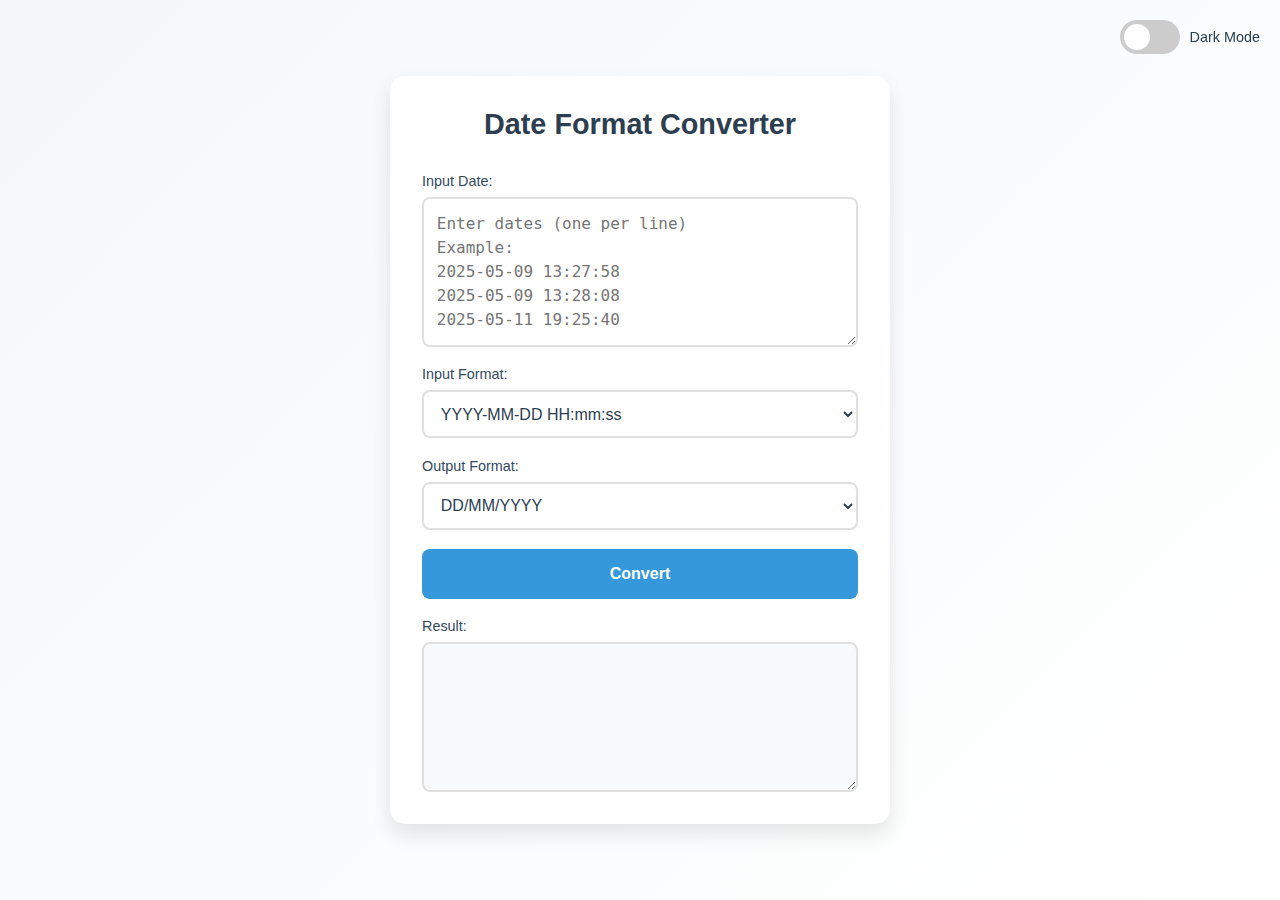
<file: index.html>
<!DOCTYPE html>
<html lang="en">
<head>
    <meta charset="UTF-8">
    <meta name="viewport" content="width=device-width, initial-scale=1.0">
    <title>Date Format Converter</title>
    <link rel="stylesheet" href="styles.css">
</head>
<body>
    <div class="theme-switch-wrapper">
        <label class="theme-switch" for="checkbox">
            <input type="checkbox" id="checkbox" />
            <div class="slider round"></div>
        </label>
        <em>Dark Mode</em>
    </div>

    <div class="container">
        <h1>Date Format Converter</h1>
        <div class="converter-box">
            <div class="input-group">
                <label for="inputDate">Input Date:</label>
                <textarea id="inputDate" rows="5" placeholder="Enter dates (one per line)&#10;Example:&#10;2025-05-09 13:27:58&#10;2025-05-09 13:28:08&#10;2025-05-11 19:25:40"></textarea>
            </div>
            
            <div class="format-group">
                <label for="inputFormat">Input Format:</label>
                <select id="inputFormat">
                    <option value="YYYY-MM-DD HH:mm:ss">YYYY-MM-DD HH:mm:ss</option>
                </select>
            </div>

            <div class="format-group">
                <label for="outputFormat">Output Format:</label>
                <select id="outputFormat">
                    <option value="DD/MM/YYYY">DD/MM/YYYY</option>
                </select>
            </div>

            <button onclick="convertDate()">Convert</button>

            <div class="result-group">
                <label for="result">Result:</label>
                <textarea id="result" readonly rows="5"></textarea>
            </div>
        </div>
    </div>

    <script>
        // Dark mode toggle functionality
        const toggleSwitch = document.querySelector('.theme-switch input[type="checkbox"]');
        const currentTheme = localStorage.getItem('theme');

        if (currentTheme) {
            document.documentElement.setAttribute('data-theme', currentTheme);
            if (currentTheme === 'dark') {
                toggleSwitch.checked = true;
            }
        }

        function switchTheme(e) {
            if (e.target.checked) {
                document.documentElement.setAttribute('data-theme', 'dark');
                localStorage.setItem('theme', 'dark');
            } else {
                document.documentElement.setAttribute('data-theme', 'light');
                localStorage.setItem('theme', 'light');
            }    
        }

        toggleSwitch.addEventListener('change', switchTheme, false);

        // Date conversion functionality
        function convertDate() {
            const inputDate = document.getElementById('inputDate').value;
            const resultElement = document.getElementById('result');
            
            try {
                // Split input by newlines and filter out empty lines
                const dates = inputDate.split('\n').filter(date => date.trim() !== '');
                
                if (dates.length === 0) {
                    throw new Error('Please enter at least one date');
                }

                const results = dates.map(dateStr => {
                    // Parse the datetime string
                    const [datePart, timePart] = dateStr.trim().split(' ');
                    const [year, month, day] = datePart.split('-').map(num => parseInt(num));

                    // Validate the date
                    const date = new Date(year, month - 1, day);
                    if (date.getFullYear() !== year || date.getMonth() !== month - 1 || date.getDate() !== day) {
                        throw new Error(`Invalid date: ${dateStr}`);
                    }

                    // Format as DD/MM/YYYY
                    return `${String(day).padStart(2, '0')}/${String(month).padStart(2, '0')}/${year}`;
                });

                // Join all results with newlines
                resultElement.value = results.join('\n');
            } catch (error) {
                resultElement.value = error.message || 'Invalid date format';
            }
        }
    </script>
</body>
</html>
</file>
<file: styles.css>
:root {
    --primary-color: #3498db;
    --primary-hover: #2980b9;
    --text-color: #2c3e50;
    --bg-color: #f5f7fa;
    --container-bg: white;
    --input-border: #e0e0e0;
    --input-bg: white;
    --input-readonly-bg: #f8f9fa;
    --label-color: #34495e;
}

[data-theme="dark"] {
    --primary-color: #3498db;
    --primary-hover: #2980b9;
    --text-color: #ecf0f1;
    --bg-color: #2c3e50;
    --container-bg: #34495e;
    --input-border: #4a6278;
    --input-bg: #2c3e50;
    --input-readonly-bg: #2c3e50;
    --label-color: #ecf0f1;
}

* {
    margin: 0;
    padding: 0;
    box-sizing: border-box;
    font-family: 'Segoe UI', Tahoma, Geneva, Verdana, sans-serif;
}

body {
    background: linear-gradient(135deg, var(--bg-color) 0%, var(--container-bg) 100%);
    min-height: 100vh;
    display: flex;
    flex-direction: column;
    justify-content: center;
    align-items: center;
    padding: 20px;
    color: var(--text-color);
    transition: all 0.3s ease;
}

.theme-switch-wrapper {
    position: fixed;
    top: 20px;
    right: 20px;
    display: flex;
    align-items: center;
    gap: 10px;
}

.theme-switch-wrapper em {
    color: var(--text-color);
    font-style: normal;
    font-size: 0.9rem;
}

.theme-switch {
    display: inline-block;
    height: 34px;
    position: relative;
    width: 60px;
}

.theme-switch input {
    display: none;
}

.slider {
    background-color: #ccc;
    bottom: 0;
    cursor: pointer;
    left: 0;
    position: absolute;
    right: 0;
    top: 0;
    transition: .4s;
}

.slider:before {
    background-color: #fff;
    bottom: 4px;
    content: "";
    height: 26px;
    left: 4px;
    position: absolute;
    transition: .4s;
    width: 26px;
}

input:checked + .slider {
    background-color: var(--primary-color);
}

input:checked + .slider:before {
    transform: translateX(26px);
}

.slider.round {
    border-radius: 34px;
}

.slider.round:before {
    border-radius: 50%;
}

.container {
    background: var(--container-bg);
    padding: 2rem;
    border-radius: 15px;
    box-shadow: 0 10px 20px rgba(0, 0, 0, 0.1);
    width: 100%;
    max-width: 500px;
    transition: all 0.3s ease;
}

h1 {
    color: var(--text-color);
    text-align: center;
    margin-bottom: 2rem;
    font-size: 1.8rem;
}

.converter-box {
    display: flex;
    flex-direction: column;
    gap: 1.2rem;
}

.input-group,
.format-group,
.result-group {
    display: flex;
    flex-direction: column;
    gap: 0.5rem;
}

label {
    color: var(--label-color);
    font-weight: 500;
    font-size: 0.9rem;
}

input,
select,
textarea {
    padding: 0.8rem;
    border: 2px solid var(--input-border);
    border-radius: 8px;
    font-size: 1rem;
    transition: all 0.3s ease;
    width: 100%;
    resize: vertical;
    background-color: var(--input-bg);
    color: var(--text-color);
}

textarea {
    min-height: 100px;
    font-family: monospace;
    line-height: 1.5;
}

input:focus,
select:focus,
textarea:focus {
    outline: none;
    border-color: var(--primary-color);
}

input[readonly],
textarea[readonly] {
    background-color: var(--input-readonly-bg);
    cursor: not-allowed;
}

button {
    background: var(--primary-color);
    color: white;
    border: none;
    padding: 1rem;
    border-radius: 8px;
    font-size: 1rem;
    font-weight: 600;
    cursor: pointer;
    transition: background-color 0.3s ease;
}

button:hover {
    background: var(--primary-hover);
}

@media (max-width: 480px) {
    .container {
        padding: 1.5rem;
    }

    h1 {
        font-size: 1.5rem;
    }

    input,
    select,
    textarea,
    button {
        padding: 0.7rem;
    }

    .theme-switch-wrapper {
        top: 10px;
        right: 10px;
    }
}
</file>
